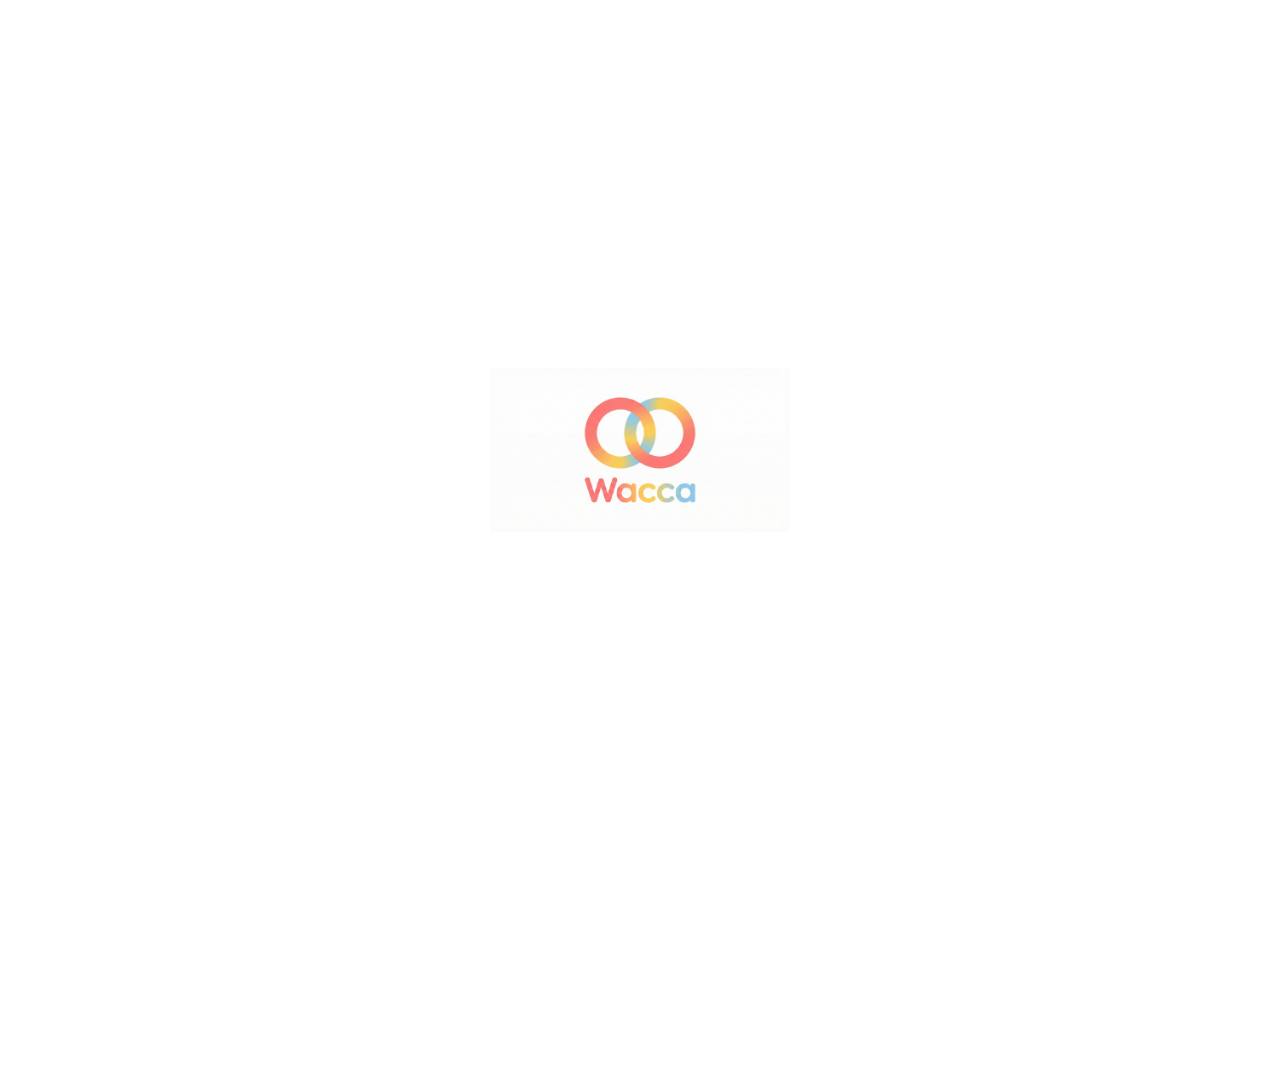
<file: index.html>
<!DOCTYPE html>
<html lang="ja">
<head>
    <meta charset="UTF-8">
    <meta name="viewport" content="width=device-width, initial-scale=1.0">
    <title>Wacca | 東大生のためのサークルマッチング</title>
    <link rel="stylesheet" href="style.css">
</head>
<body>

    <div id="splash-screen">
        <img src="wacca_logo.png" alt="Waccaロゴ" id="splash-logo">
    </div>

    <div id="main-content">
        <section class="hero">
            <div class="container">
                <h1>Wacca</h1>
                <p class="subtitle">東大生のサークル選びを、もっと自由に。</p>
                <div class="mockup">
                    <div class="mockup-placeholder">アプリ画面イメージ</div>
                </div>
                <a href="contact.html" class="btn">お問い合わせ</a>
            </div>
        </section>

        <footer>
            <nav>
                <a href="terms.html">利用規約</a> | 
                <a href="privacy.html">プライバシーポリシー</a> | 
                <a href="contact.html">お問い合わせ</a>
            </nav>
            <p>&copy; 2026 Wacca Project</p>
        </footer>
    </div>

    <script src="script.js"></script>
</body>
</html>
</file>
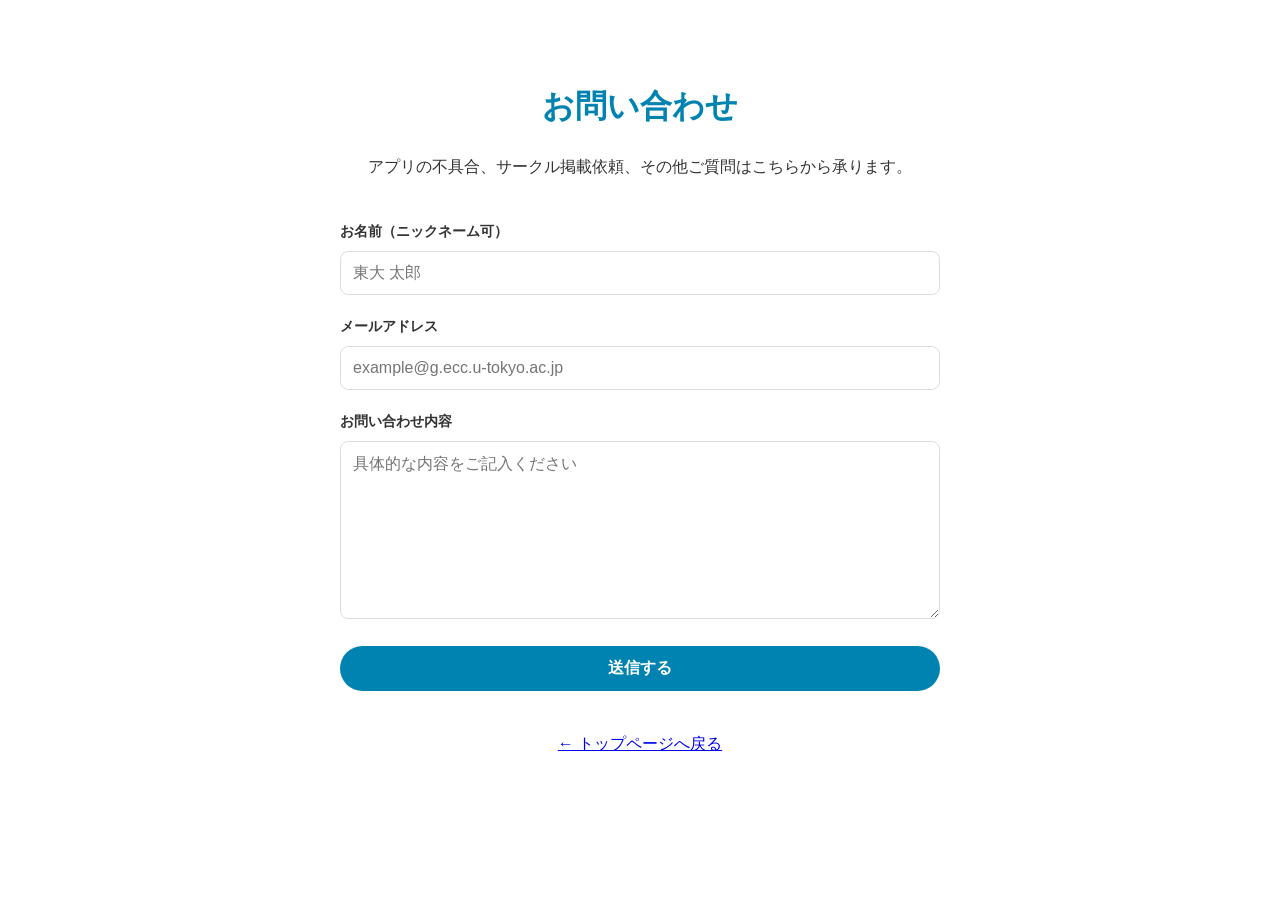
<file: contact.html>
<!DOCTYPE html>
<html lang="ja">
<head>
    <meta charset="UTF-8">
    <meta name="viewport" content="width=device-width, initial-scale=1.0">
    <title>お問い合わせ | Wacca</title>
    <link rel="stylesheet" href="style.css">
</head>
<body>
    <div class="container" style="padding: 60px 20px;">
        <h1 style="color: #0083b0;">お問い合わせ</h1>
        <p>アプリの不具合、サークル掲載依頼、その他ご質問はこちらから承ります。</p>

        <form action="https://formspree.io/f/xaqpobre" method="POST" class="contact-form" style="text-align: left; max-width: 600px; margin: 40px auto;">
            <div class="form-group">
                <label>お名前（ニックネーム可）</label>
                <input type="text" name="name" required placeholder="東大 太郎">
            </div>
            <div class="form-group">
                <label>メールアドレス</label>
                <input type="email" name="_replyto" required placeholder="example@g.ecc.u-tokyo.ac.jp">
            </div>
            <div class="form-group">
                <label>お問い合わせ内容</label>
                <textarea name="message" rows="8" required placeholder="具体的な内容をご記入ください"></textarea>
            </div>
            <button type="submit" class="btn btn-submit">送信する</button>
        </form>
        
        <p style="margin-top: 40px;"><a href="index.html">← トップページへ戻る</a></p>
    </div>
</body>
</html>
</file>
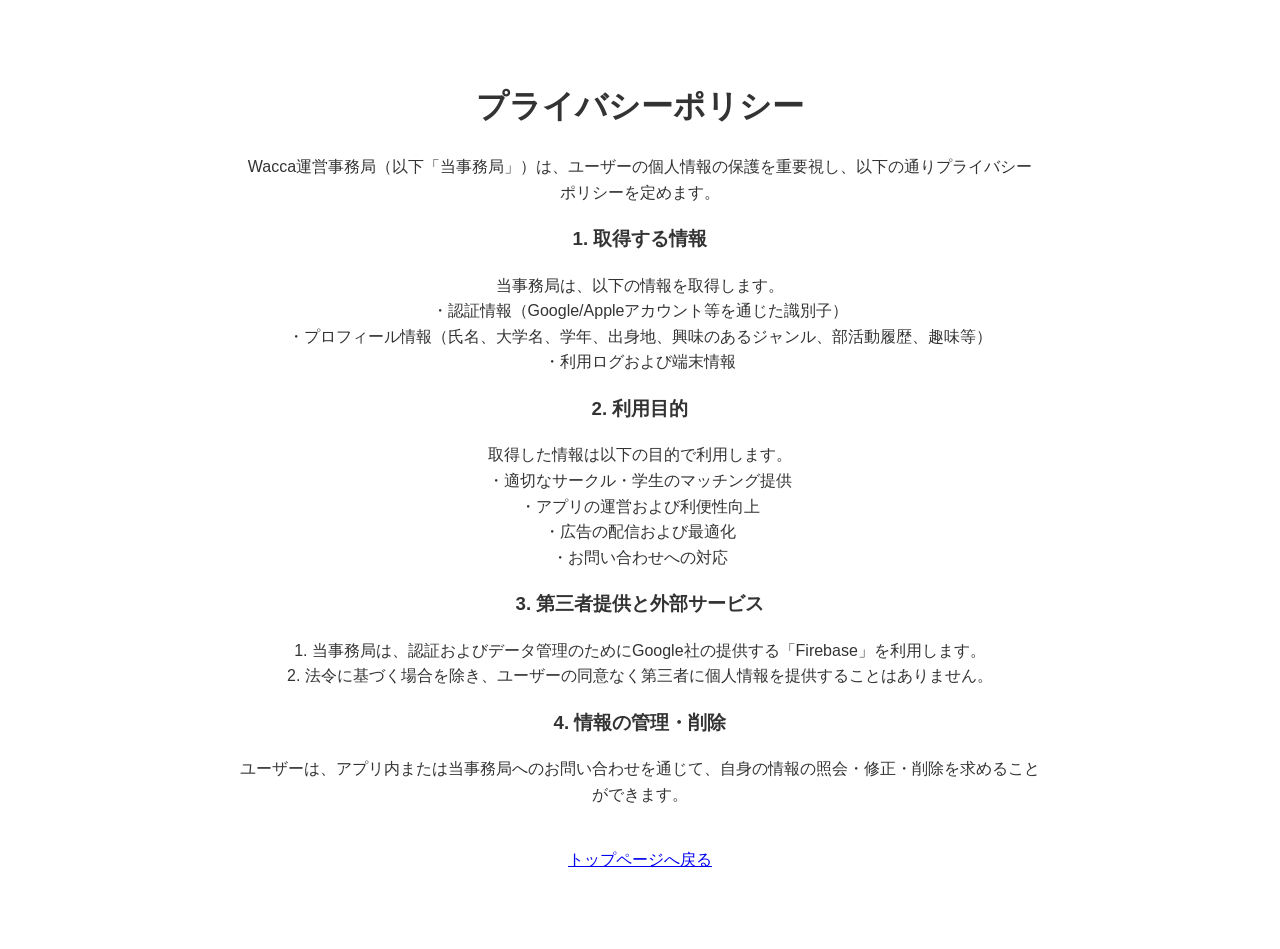
<file: privacy.html>
<!DOCTYPE html>
<html lang="ja">
<head>
    <meta charset="UTF-8">
    <title>プライバシーポリシー | Wacca</title>
    <link rel="stylesheet" href="style.css">
</head>
<body class="legal-page">
    <div class="container">
        <h1>プライバシーポリシー</h1>
        <p>Wacca運営事務局（以下「当事務局」）は、ユーザーの個人情報の保護を重要視し、以下の通りプライバシーポリシーを定めます。</p>

        <h3>1. 取得する情報</h3>
        <p>当事務局は、以下の情報を取得します。<br>
        ・認証情報（Google/Appleアカウント等を通じた識別子）<br>
        ・プロフィール情報（氏名、大学名、学年、出身地、興味のあるジャンル、部活動履歴、趣味等）<br>
        ・利用ログおよび端末情報</p>

        <h3>2. 利用目的</h3>
        <p>取得した情報は以下の目的で利用します。<br>
        ・適切なサークル・学生のマッチング提供<br>
        ・アプリの運営および利便性向上<br>
        ・広告の配信および最適化<br>
        ・お問い合わせへの対応</p>

        <h3>3. 第三者提供と外部サービス</h3>
        <p>1. 当事務局は、認証およびデータ管理のためにGoogle社の提供する「Firebase」を利用します。<br>
        2. 法令に基づく場合を除き、ユーザーの同意なく第三者に個人情報を提供することはありません。</p>

        <h3>4. 情報の管理・削除</h3>
        <p>ユーザーは、アプリ内または当事務局へのお問い合わせを通じて、自身の情報の照会・修正・削除を求めることができます。</p>

        <p style="margin-top: 40px;"><a href="index.html">トップページへ戻る</a></p>
    </div>
</body>
</html>
</file>
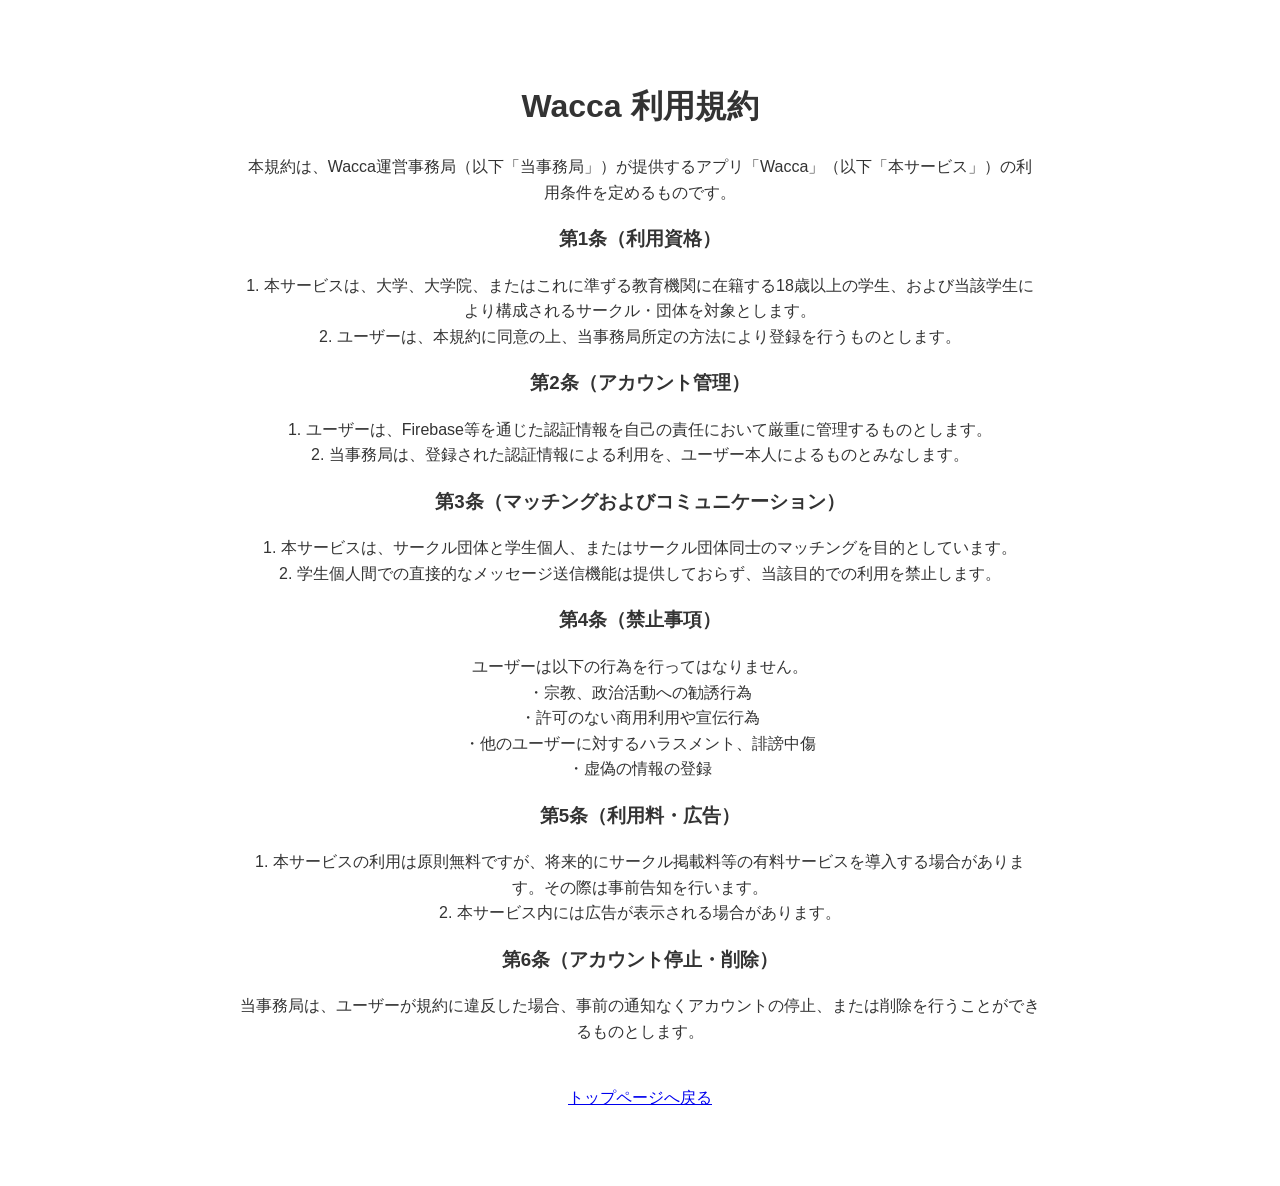
<file: terms.html>
<!DOCTYPE html>
<html lang="ja">
<head>
    <meta charset="UTF-8">
    <title>利用規約 | Wacca</title>
    <link rel="stylesheet" href="style.css">
</head>
<body class="legal-page">
    <div class="container">
        <h1>Wacca 利用規約</h1>
        <p>本規約は、Wacca運営事務局（以下「当事務局」）が提供するアプリ「Wacca」（以下「本サービス」）の利用条件を定めるものです。</p>

        <h3>第1条（利用資格）</h3>
        <p>1. 本サービスは、大学、大学院、またはこれに準ずる教育機関に在籍する18歳以上の学生、および当該学生により構成されるサークル・団体を対象とします。<br>
        2. ユーザーは、本規約に同意の上、当事務局所定の方法により登録を行うものとします。</p>

        <h3>第2条（アカウント管理）</h3>
        <p>1. ユーザーは、Firebase等を通じた認証情報を自己の責任において厳重に管理するものとします。<br>
        2. 当事務局は、登録された認証情報による利用を、ユーザー本人によるものとみなします。</p>

        <h3>第3条（マッチングおよびコミュニケーション）</h3>
        <p>1. 本サービスは、サークル団体と学生個人、またはサークル団体同士のマッチングを目的としています。<br>
        2. 学生個人間での直接的なメッセージ送信機能は提供しておらず、当該目的での利用を禁止します。</p>

        <h3>第4条（禁止事項）</h3>
        <p>ユーザーは以下の行為を行ってはなりません。<br>
        ・宗教、政治活動への勧誘行為<br>
        ・許可のない商用利用や宣伝行為<br>
        ・他のユーザーに対するハラスメント、誹謗中傷<br>
        ・虚偽の情報の登録</p>

        <h3>第5条（利用料・広告）</h3>
        <p>1. 本サービスの利用は原則無料ですが、将来的にサークル掲載料等の有料サービスを導入する場合があります。その際は事前告知を行います。<br>
        2. 本サービス内には広告が表示される場合があります。</p>

        <h3>第6条（アカウント停止・削除）</h3>
        <p>当事務局は、ユーザーが規約に違反した場合、事前の通知なくアカウントの停止、または削除を行うことができるものとします。</p>

        <p style="margin-top: 40px;"><a href="index.html">トップページへ戻る</a></p>
    </div>
</body>
</html>
</file>
<file: style.css>
/* 基本設定 */
body {
    font-family: "Helvetica Neue", Arial, sans-serif;
    line-height: 1.6;
    margin: 0;
    color: #333;
}

.container {
    max-width: 800px;
    margin: 0 auto;
    padding: 20px;
    text-align: center;
}

/* メインビジュアル */
.hero {
    background: linear-gradient(135deg, #00b4db, #0083b0); /* Waccaをイメージした青系 */
    color: white;
    padding: 60px 0;
}

.hero h1 { font-size: 3rem; margin-bottom: 10px; }
.subtitle { font-size: 1.2rem; margin-bottom: 30px; }

/* アプリ画面の枠（後で画像を入れる場所） */
.mockup-placeholder {
    width: 250px;
    height: 500px;
    background: #eee;
    margin: 0 auto 30px;
    border-radius: 30px;
    border: 8px solid #222;
    display: flex;
    align-items: center;
    justify-content: center;
    color: #999;
}

/* ボタン */
.btn {
    background: white;
    color: #0083b0;
    padding: 12px 24px;
    text-decoration: none;
    border-radius: 50px;
    font-weight: bold;
}

/* --- waccaロゴアニメーション --- */
/* --- スプラッシュ画面のスタイル --- */
#splash-screen {
    position: fixed; /* 画面全体を覆うように固定 */
    top: 0;
    left: 0;
    width: 100%;
    height: 100vh; /* 画面の高さいっぱい */
    background-color: #ffffff; /* 白背景 */
    display: flex; /* 中央配置のため */
    align-items: center; /* 上下中央 */
    justify-content: center; /* 左右中央 */
    z-index: 9999; /* 他のコンテンツよりも前に表示 */
    transition: opacity 1s ease-out, visibility 1s ease-out; /* フェードアウト用 */
}

/* 読み込み完了後に付与されるクラス。フェードアウトさせる */
#splash-screen.loaded {
    opacity: 0;
    visibility: hidden;
}

/* --- ロゴのアニメーション設定 --- */
#splash-logo {
    max-width: 300px; /* ロゴの大きさ（大きく表示） */
    height: auto;
    
    /* 初期状態： clip-pathで半径0%（見えない） */
    clip-path: circle(0% at center);
    
    /* アニメーションの指定。2.5秒かけて、1秒待ってから開始 */
    animation: drawLogo 2.5s ease-out 1s forwards;
}

/* アニメーションの動きの定義（@keyframes） */
@keyframes drawLogo {
    0% {
        clip-path: circle(0% at center); /* 半径0% */
    }
    100% {
        clip-path: circle(100% at center); /* 半径100%（ロゴ全体を表示） */
    }
}

/* --- メインコンテンツの初期状態 --- */
#main-content {
    opacity: 0; /* 最初は隠しておく */
    transition: opacity 1s ease-in 2.5s; /* スプラッシュ消滅に合わせて表示開始 */
}

/* スプラッシュ消滅後、メインコンテンツを表示させるクラス（後でJSで付与） */
#main-content.show {
    opacity: 1;
}

/* 法務ページ用 */
.legal-page { text-align: left; padding: 40px 20px; }
footer { margin-top: 50px; padding: 20px; font-size: 0.8rem; border-top: 1px solid #eee; }

/* お問い合わせセクションのスタイル */
.contact-section {
    padding: 80px 20px;
    background-color: #fff;
}

.contact-section h2 {
    color: #0083b0;
    margin-bottom: 10px;
}

.contact-form {
    max-width: 600px;
    margin: 40px auto 0;
    text-align: left;
}

.form-group {
    margin-bottom: 20px;
}

.form-group label {
    display: block;
    font-weight: bold;
    margin-bottom: 8px;
    font-size: 0.9rem;
}

.form-group input, 
.form-group textarea {
    width: 100%;
    padding: 12px;
    border: 1px solid #ddd;
    border-radius: 8px;
    font-size: 1rem;
    box-sizing: border-box; /* 幅がはみ出さないように設定 */
}

/* 送信ボタンの調整 */
.btn-submit {
    width: 100%;
    background: #0083b0;
    color: white;
    border: none;
    cursor: pointer;
    font-size: 1rem;
}

.btn-submit:hover {
    background: #005f7a;
}
</file>
